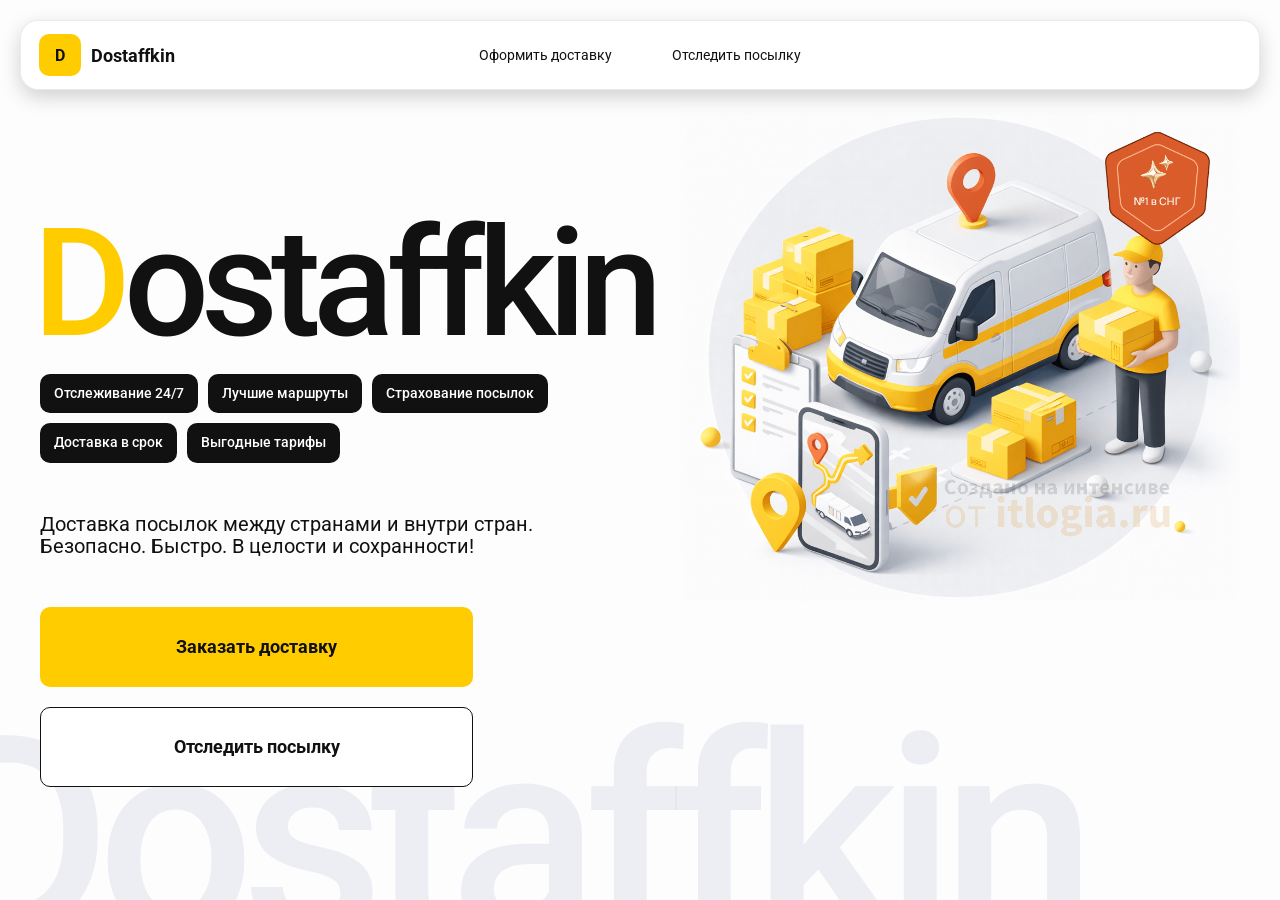
<file: index.html>
<!doctype html>
<html lang="ru">

<head>
    <meta charset="utf-8" />
    <meta name="viewport" content="width=device-width,initial-scale=1,maximum-scale=1,user-scalable=0" />
    <title>Dostaffkin — Доставка посылок между странами и внутри стран. Безопасно. Быстро. В целости и сохранности!
    </title>
    <link rel="stylesheet" href="styles/base.css" />
    <link rel="stylesheet" href="styles/base_adaptive.css" />
    <link rel="stylesheet" href="styles/index.css" />
    <link rel="stylesheet" href="styles/index_adaptive.css" />
</head>

<body>
    <div class="container">
        <header class="header">
            <a class="header-brand" href="./index.html">
                <div class="header-logo">D</div>
                <div class="header-title">Dostaffkin</div>
            </a>
            <nav class="header-menu">
                <a class="header-link" href="./order.html">Оформить <span>доставку</span></a>
                <a class="header-link" href="./track.html">Отследить <span>посылку</span></a>
            </nav>
        </header>
        <main class="main">
            <section class="main-info">
                <div class="main-title">
                    <span>D</span>ostaffkin
                </div>
                <div class="main-features">
                    <div class="main-feature">Отслеживание 24/7</div>
                    <div class="main-feature">Лучшие маршруты</div>
                    <div class="main-feature">Страхование посылок</div>
                    <div class="main-feature">Доставка в срок</div>
                    <div class="main-feature">Выгодные тарифы</div>
                </div>
                <div class="main-description">
                    Доставка посылок между странами и внутри стран.
                    Безопасно. Быстро. В целости и сохранности!
                </div>
                <div class="main-actions">
                    <a class="button" type="button" href="./order.html">Заказать доставку</a>
                    <a class="button button-white" type="button" href="./track.html">Отследить посылку</a>
                </div>
            </section>
            <div class="main-title-ghost">Dostaffkin</div>
            <section class="main-image">
                <img src="images/main-image.png" alt="Main image" />
            </section>
        </main>
    </div>
</body>

</html>
</file>
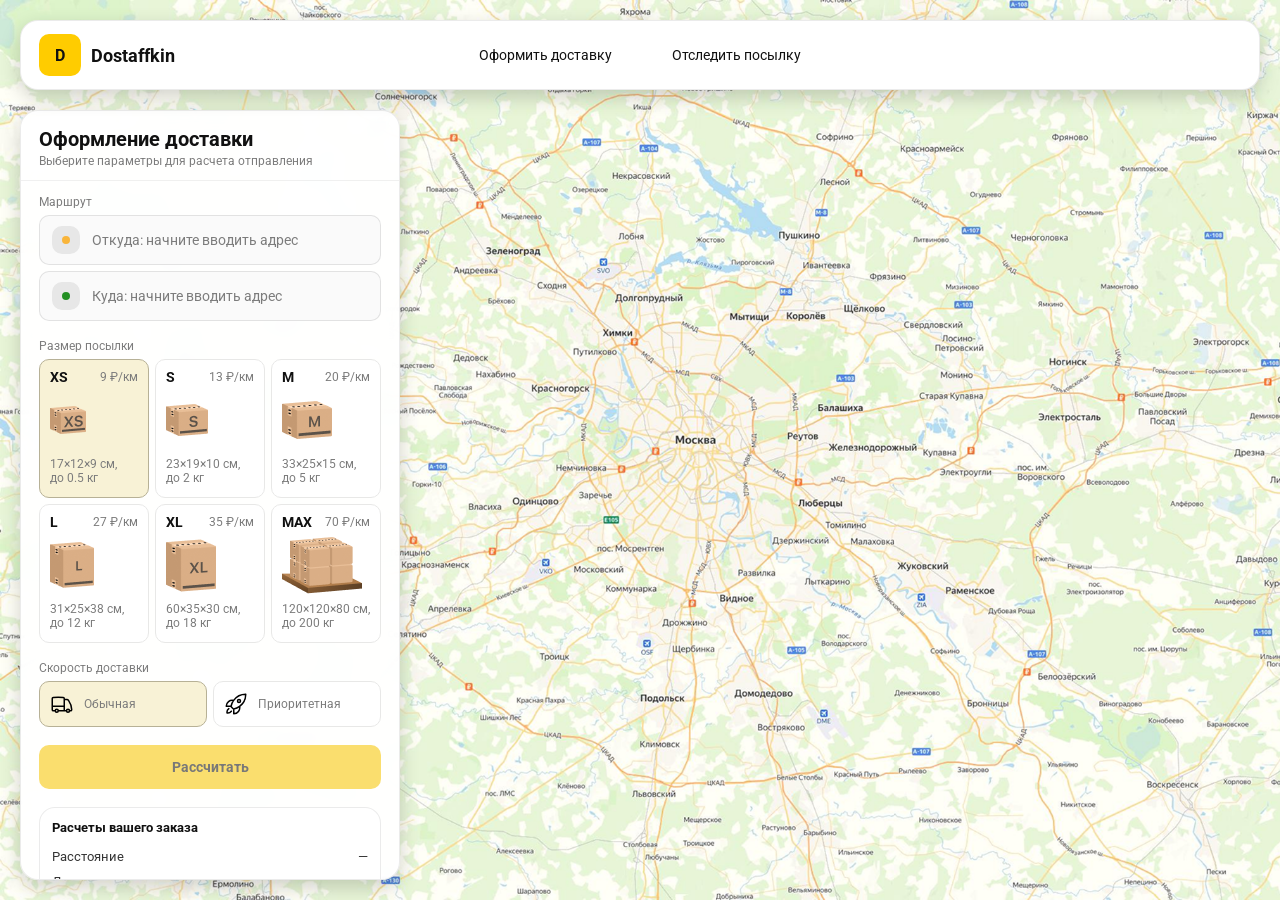
<file: order.html>
<!doctype html>
<html lang="ru">

<head>
    <meta charset="utf-8" />
    <meta name="viewport" content="width=device-width,initial-scale=1,maximum-scale=1,user-scalable=0" />
    <title>Оформление доставки</title>

    <link rel="stylesheet" href="styles/base.css" />
    <link rel="stylesheet" href="styles/base_adaptive.css" />

    <link rel="stylesheet" href="styles/order.css" />
    <link rel="stylesheet" href="styles/order_adaptive.css" />
</head>

<body>
    <div id="map"></div>
    <header class="header">
        <a class="header-brand" href="./index.html">
            <div class="header-logo">D</div>
            <div class="header-title">Dostaffkin</div>
        </a>
        <nav class="header-menu">
            <a class="header-link" href="./order.html">Оформить <span>доставку</span></a>
            <a class="header-link" href="./track.html">Отследить <span>посылку</span></a>
        </nav>
    </header>
    <aside class="main" id="sidebar">
        <div class="main-header">
            <div class="main-title">Оформление доставки</div>
            <div class="main-text">Выберите параметры для расчета отправления</div>
        </div>
        <div class="main-content">
            <div class="main-route">
                <div class="main-block-title">Маршрут</div>
                <div class="main-fields">
                    <div class="main-field" id="fromField">
                        <div class="main-pin"></div>
                        <input id="from" placeholder="Откуда: начните вводить адрес" autocomplete="off" />
                        <div class="main-ac" id="fromAc" role="listbox" aria-label="Подсказки адресов"></div>
                    </div>

                    <div class="main-field" id="toField">
                        <div class="main-pin"></div>
                        <input id="to" placeholder="Куда: начните вводить адрес" autocomplete="off" />
                        <div class="main-ac" id="toAc" role="listbox" aria-label="Подсказки адресов"></div>
                    </div>
                </div>
            </div>
            <div class="main-package">
                <div class="main-block-title">Размер посылки</div>

                <div class="main-sizes">
                    <div class="main-size-card is-active" data-value="xs">
                        <div class="main-size-top">
                            <div class="main-size-label">XS</div>
                            <div class="main-size-rate">9 ₽/км</div>
                        </div>
                        <div class="main-size-media">
                            <img src="images/sizes/xs.png" alt="Короб XS" />
                        </div>
                        <div class="main-size-description">17×12×9 см,<br>до 0.5 кг</div>
                    </div>

                    <div class="main-size-card" data-value="s">
                        <div class="main-size-top">
                            <div class="main-size-label">S</div>
                            <div class="main-size-rate">13 ₽/км</div>
                        </div>
                        <div class="main-size-media">
                            <img src="images/sizes/s.png" alt="Короб S" />
                        </div>
                        <div class="main-size-description">23×19×10 см,<br>до 2 кг</div>
                    </div>

                    <div class="main-size-card" data-value="m">
                        <div class="main-size-top">
                            <div class="main-size-label">M</div>
                            <div class="main-size-rate">20 ₽/км</div>
                        </div>
                        <div class="main-size-media">
                            <img src="images/sizes/m.png" alt="Короб M" />
                        </div>
                        <div class="main-size-description">33×25×15 см,<br>до 5 кг</div>
                    </div>

                    <div class="main-size-card" data-value="l">
                        <div class="main-size-top">
                            <div class="main-size-label">L</div>
                            <div class="main-size-rate">27 ₽/км</div>
                        </div>
                        <div class="main-size-media">
                            <img src="images/sizes/l.png" alt="Короб L" />
                        </div>
                        <div class="main-size-description">31×25×38 см,<br>до 12 кг</div>
                    </div>

                    <div class="main-size-card" data-value="xl">
                        <div class="main-size-top">
                            <div class="main-size-label">XL</div>
                            <div class="main-size-rate">35 ₽/км</div>
                        </div>
                        <div class="main-size-media">
                            <img src="images/sizes/xl.png" alt="Короб XL" />
                        </div>
                        <div class="main-size-description">60×35×30 см,<br>до 18 кг</div>
                    </div>

                    <div class="main-size-card" data-value="max">
                        <div class="main-size-top">
                            <div class="main-size-label">MAX</div>
                            <div class="main-size-rate">70 ₽/км</div>
                        </div>
                        <div class="main-size-media main-size-media-palleta">
                            <img src="images/sizes/max.png" alt="Паллета" />
                        </div>
                        <div class="main-size-description">120×120×80 см,<br>до 200 кг</div>
                    </div>
                </div>
            </div>
            <div class="main-speed">
                <div class="main-block-title">Скорость доставки</div>

                <div class="main-speeds">
                    <div class="main-speed-card is-active" data-value="regular">
                        <img class="main-speed-media" src="images/icons/regular.svg" alt="Regular" />
                        <div class="main-speed-description">Обычная</div>
                    </div>
                    <div class="main-speed-card" data-value="fast">
                        <img class="main-speed-media" src="images/icons/fast.svg" alt="Fast" />
                        <div class="main-speed-description">Приоритетная</div>
                    </div>

                </div>
            </div>
            <div class="main-calculate-block">
                <button id="calc" class="button calculate-button" type="button" disabled>Рассчитать</button>
            </div>
            <div class="main-result" id="result">
                <div class="main-result-title">Расчеты вашего заказа</div>
                <div class="main-result-lines">
                    <div class="main-result-line"><span>Расстояние</span><span id="distanceValue">—</span></div>
                    <div class="main-result-line"><span>Доставим через</span><span id="durationValue">—</span></div>
                    <div class="main-result-line"><span>Тариф</span><span id="rateValue">—</span></div>
                </div>
                <div class="main-price">
                    <div class="main-price-label">Итого</div>
                    <div class="main-price-value" id="totalValue">—</div>
                </div>
            </div>
            <div class="main-order-box">
                <div class="main-order-form" id="orderForm">
                    <div class="main-order-title">Оформление доставки</div>
                    <div class="main-block-info-row">
                        <div class="main-block-title">Контакты</div>
                        <div class="order-fields">
                            <div class="main-field">
                                <input id="customerName" placeholder="Ваше имя" autocomplete="off" />
                            </div>
                            <div class="main-field">
                                <input id="customerPhone" placeholder="Ваш телефон" autocomplete="off"
                                    inputmode="tel" />
                            </div>
                        </div>
                    </div>
                    <div class="main-block-info-row extra-info">
                        <div class="main-block-title">Дополнительная информация</div>
                        <div class="main-field textarea">
                            <textarea id="comment" placeholder="Детали доставки и комментарии"></textarea>
                        </div>
                    </div>
                    <button id="submit" class="button main-submit-request" type="button" disabled>Отправить
                        заявку
                    </button>
                </div>

                <div class="main-order-success" id="orderSuccess">
                    <div class="main-success-icon">✓</div>
                    <div class="main-success-title">Заявка отправлена!</div>
                    <div class="main-success-title">Номер отправления – <span id="orderId"></span></div>
                    <div class="main-success-subtitle">Мы скоро свяжемся с вами</div>
                </div>
            </div>
        </div>
    </aside>
</body>

</html>
</file>
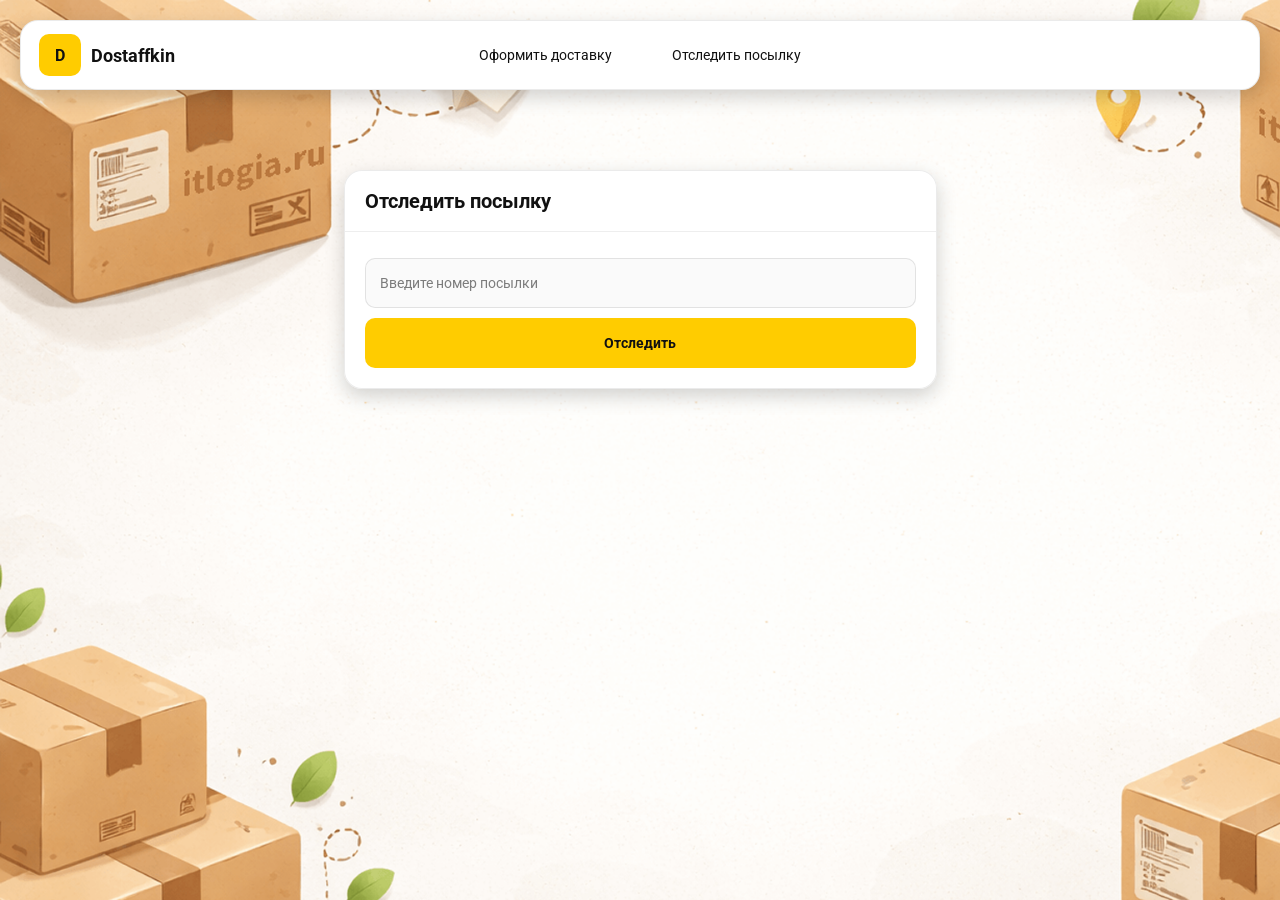
<file: track.html>
<!doctype html>
<html lang="ru">

<head>
    <meta charset="utf-8" />
    <meta name="viewport" content="width=device-width,initial-scale=1,maximum-scale=1,user-scalable=0" />
    <title>Отследить посылку</title>
    <link rel="stylesheet" href="styles/base.css" />
    <link rel="stylesheet" href="styles/base_adaptive.css" />

    <link rel="stylesheet" href="styles/track.css" />
    <link rel="stylesheet" href="styles/track_adaptive.css" />
</head>

<body>
    <header class="header">
        <a class="header-brand" href="./index.html">
            <div class="header-logo">D</div>
            <div class="header-title">Dostaffkin</div>
        </a>
        <nav class="header-menu">
            <a class="header-link" href="./order.html">Оформить <span>доставку</span></a>
            <a class="header-link" href="./track.html">Отследить <span>посылку</span></a>
        </nav>
    </header>
    <div class="container">
        <main class="track-content">
            <section class="track-card track-search">
                <div class="track-title">Отследить посылку</div>
                <div class="track-action">
                    <div class="main-field track-field">
                        <input id="trackNumber" placeholder="Введите номер посылки" autocomplete="off" />
                    </div>
                    <button id="trackButton" class="button track-button" type="button">Отследить</button>
                </div>
            </section>
            <section class="track-card track-result" id="trackResult">
    <div class="track-result-header">
        <div class="track-id" id="trackIdValue"></div>
        <div class="track-routes">
            <div class="track-route">
                <div class="track-route-pin">
                    <svg xmlns="http://www.w3.org/2000/svg" fill="none" viewBox="0 0 24 24" stroke-width="1.5"
                         stroke="orange" class="size-6">
                        <path stroke-linecap="round" stroke-linejoin="round"
                              d="M15 10.5a3 3 0 1 1-6 0 3 3 0 0 1 6 0Z"/>
                        <path stroke-linecap="round" stroke-linejoin="round"
                              d="M19.5 10.5c0 7.142-7.5 11.25-7.5 11.25S4.5 17.642 4.5 10.5a7.5 7.5 0 1 1 15 0Z"/>
                    </svg>
                </div>
                <div class="track-route-address" id="trackFromValue">
                    Откуда: Москва, улица Арбат, 1
                </div>
            </div>
            <div class="track-route track-route-arrow">
                <svg xmlns="http://www.w3.org/2000/svg" fill="none" viewBox="0 0 24 24" stroke-width="1.5"
                     stroke="currentColor" class="size-6">
                    <path stroke-linecap="round" stroke-linejoin="round"
                          d="M19.5 13.5 12 21m0 0-7.5-7.5M12 21V3"/>
                </svg>
            </div>
            <div class="track-route">
                <div class="track-route-pin">
                    <svg xmlns="http://www.w3.org/2000/svg" fill="none" viewBox="0 0 24 24" stroke-width="1.5"
                         stroke="green" class="size-6">
                        <path stroke-linecap="round" stroke-linejoin="round"
                              d="M15 10.5a3 3 0 1 1-6 0 3 3 0 0 1 6 0Z"/>
                        <path stroke-linecap="round" stroke-linejoin="round"
                              d="M19.5 10.5c0 7.142-7.5 11.25-7.5 11.25S4.5 17.642 4.5 10.5a7.5 7.5 0 1 1 15 0Z"/>
                    </svg>
                </div>
                <div class="track-route-address" id="trackToValue">
                    Куда: Минск, проспект Независимости, 58
                </div>
            </div>
        </div>
    </div>
    <div class="track-info">
        <div class="track-status-title">Статус данной посылки:</div>
        <div class="track-status-list" id="trackStatusList">


            <div class="track-status created">
                <img src="images/icons/created.svg" class="track-status-icon" alt="Created">
                <div class="track-status-text">
                    <div class="track-status-text-state">Создан</div>
                    <div class="track-status-text-date">10.01.2026</div>
                </div>
            </div>

            <div class="track-status in-way">
                <img src="images/icons/in-way.svg" class="track-status-icon" alt="In way">
                <div class="track-status-text">
                    <div class="track-status-text-state">В пути: Москва</div>
                    <div class="track-status-text-date">18.01.2026</div>
                </div>
            </div>

            <div class="track-status ready">
                <img src="images/icons/ready.svg" class="track-status-icon" alt="Ready">
                <div class="track-status-text">
                    <div class="track-status-text-state">Готов к выдаче</div>
                    <div class="track-status-text-date">25.01.2026</div>
                </div>
            </div>

            <div class="track-status done">
                <img src="images/icons/done.svg" class="track-status-icon" alt="Done">
                <div class="track-status-text">
                    <div class="track-status-text-state">Вручен</div>
                    <div class="track-status-text-date">27.01.2026</div>
                </div>
            </div>

        </div>
    </div>
</section>
        </main>
        
    </div>
</body>

</html>
</file>
<file: styles/base.css>
*, *::before, *::after {
    box-sizing: border-box;
}
@font-face {
    font-family: "Roboto";
    src: url("../fonts/Roboto-Regular.ttf");
    font-weight: normal;
}

@font-face {
    font-family: "Roboto";
    src: url("../fonts/Roboto-Bold.ttf");
    font-weight: bold;
}

@font-face {
    font-family: "Roboto";
    src: url("../fonts/Roboto-Medium.ttf");
    font-weight: 500;
}
html, body {
    margin: 0;
    color: #111111;
    font-family: "Roboto", sans-serif;
}

body {
    background: #FDFDFD;
}
.header {
    border-radius: 18px;
    box-shadow: 0 7px 20px 0 #0000002E;
    backdrop-filter: blur(10px);
    background: #ffffff;
    left: 20px;
    border: 1px solid rgba(0, 0, 0, 0.08);
    position: fixed;
    right: 20px;
    top: 20px;
    padding: 14px 18px;
    height: 70px;
    display: flex;
    align-items: center;
    z-index: 6;
}
.header-brand {
    display: flex;
    align-items: center;
    text-decoration: none;
    gap: 10px;
}

.header-logo {
    width: 42px;
    height: 42px;
    border-radius: 10px;
    background: #FFCC00;
    display: grid;
    place-items: center;
    font-weight: bold;
    color: #111;
}

.header-title {
    font-size: 18px;
    font-weight: bold;
    color: #111111;
    text-decoration: none;
}
.header-menu {
    display: flex;
    align-items: center;
    gap: 60px;
    margin: 0;
    position: absolute;
    left: 50%;
    transform: translateX(-50%);
}

.header-link {
    font-size: 14px;
    color: #111111;
    text-decoration: none;
}
.button {
    border: 0;
    outline: none;
    height: 44px;
    border-radius: 10px;
    font-size: 14px;
    font-weight: bold;
    cursor: pointer;
    font-family: inherit;
    transition: transform .08s ease, opacity .12s ease;
    background: #ffcc00;
    color: #111111;
    text-align: center;
    text-decoration: none;
}

.button:hover {
    background-color: #E5BC19;
}

.button:disabled {
    cursor: not-allowed;
    background-color: #FADE6E;
    color: #787878;
    transform: none;
}

.button.button-white {
    background: #ffffff;
    border: 1px solid #111111;
}

.button.button-white:hover {
    background: rgb(241 241 241);
}
.main-field {
    display: flex;
    align-items: center;
    margin-top: 6px;
    gap: 10px;
    border: 1px solid #1111111A;
    background: #FAFAFA;
    border-radius: 10px;
    padding: 10px 12px;
    position: relative;
    box-sizing: border-box;
    height: 50px;
}

.main-field.textarea {
    height: auto;
}

.main-pin {
    width: 28px;
    height: 28px;
    border-radius: 10px;
    background: rgba(17, 17, 17, 0.08);
    display: grid;
    place-items: center;
    flex: 0 0 auto;
    position: relative;
}

.main-pin::before {
    content: "";
    width: 8px;
    height: 8px;
    border-radius: 999px;
    background: orange;
    opacity: .75;
    display: block;
}

.main-field:last-child .main-pin::before {
    background: green;
    opacity: .85;
}

input, textarea {
    width: 100%;
    border: 0;
    outline: none;
    background: transparent;
    font-size: 14px;
    color: #111111;
    font-family: inherit;
}

textarea {
    resize: vertical;
    min-height: 72px;
    padding: 2px 0;
}

input::placeholder, textarea::placeholder {
    color: #7C7C7C;
}

.main-field:focus-within {
    border-color: rgba(0, 0, 0, 0.20);
    box-shadow: 0 0 0 4px rgba(255, 204, 0, 0.35);
    background: rgba(255, 255, 255, 0.75);
}
</file>
<file: styles/base_adaptive.css>
@media (max-width: 767px) {
    .header {
        left: 10px;
        right: 10px;
        top: 10px;
    }

    .header-link span {
        display: none;
    }

    .header-menu {
        gap: 20px;
        justify-content: flex-start;
        margin: 0 0 0 30px;
        position: static;
        transform: none;
    }
}

@media (max-width: 420px) {
    .header-title {
        display: none;
    }
}

@media (max-width: 374px) {
    .header-menu {
        gap: 10px;
        margin: 0 0 0 10px;
    }
}
</file>
<file: styles/index.css>
.container {
    overflow: hidden;
    min-height: 100vh;
}

.main {
    padding: 111px 40px 40px;
    position: relative;
    display: flex;
}

.main-info {
    max-width: 840px;
    width: 100%;
    position: relative;
}

.main-title {
    margin-top: 98px;
    font-weight: 500;
    font-size: 200px;
    line-height: 1;
    letter-spacing: -0.05em;
    color: #111111;
    left: -15px;
    position: relative;
}

.main-title span {
    color: #ffcc00;
}
.main-features {
    margin-top: 15px;
    display: flex;
    flex-wrap: wrap;
    gap: 10px;
}

.main-feature {
    background: #111111;
    color: #ffffff;
    padding: 12px 14px;
    font-weight: 500;
    font-size: 14px;
    line-height: 1.1;
    border-radius: 10px;
}
.main-description {
    margin-top: 50px;
    max-width: 500px;
    font-size: 20px;
    line-height: 1.1;
    color: #111111;
}
.main-actions {
    margin-top: 50px;
    display: flex;
    flex-direction: column;
    gap: 20px;
}

.main-actions .button {
    height: 80px;
    width: 433px;
    font-size: 18px;
    font-weight: bold;
    place-items: center;
    display: grid;
}
.main-title-ghost {
    position: absolute;
    z-index: -1;
    left: -70px;
    bottom: -150px;
    font-weight: 500;
    font-size: 278px;
    line-height: 1;
    letter-spacing: -0.05em;
    color: #c3cbdf4d;
}
.main-image {
    width: 1024px;
    top: 100px;
    z-index: -2;
}

.main-image img {
    width: 100%;
    max-width: 1024px;
    height: auto;
    display: block;
}
</file>
<file: styles/index_adaptive.css>
@media (max-width: 1760px) {
    .main-title {
        font-size: 150px;
        left: -7px;
    }

    .main-info {
        max-width: 640px;
    }
}
@media (max-width: 1200px) {
    .main-info {
        max-width: 540px;
    }

    .main {
        padding: 111px 20px 20px;
    }

    .main-title {
        font-size: 120px;
        left: -4px;
    }

    .main-title-ghost {
        font-size: 220px;
    }
}
@media (max-width: 1024px) {
    .main-title {
        margin-top: 30px;
    }

    .main {
        flex-direction: column-reverse;
    }

    .main-image {
        max-width: 350px;
        position: absolute;
        left: 370px;
        top: 370px;
    }

    .main-info {
        max-width: 100%;
    }

    .main-actions {
        gap: 10px;
    }

    .main-actions .button {
        height: 50px;
        font-size: 14px;
        width: auto;
        max-width: 300px;
    }

    .main-description {
        max-width: 350px;
    }
}
@media (max-width: 570px) {
    .main-title {
        font-size: 88px;
    }

    .main-description {
        max-width: 100%
    }

    .main-actions {
       width: 100%;
    }

    .main-actions .button {
        width: 100%;
        max-width: 100%
    }

    .main-image {
        max-width: 650px;
        position: absolute;
        left: 170px;
        top: 70px;
        opacity: 0.2;
    }
}
@media (max-width: 400px) {
    .main-title {
        font-size: 70px;
    }
}
</file>
<file: styles/order.css>
#map {
    background-image: url("../images/order-bg.png");
    background-size: cover;
    position: fixed;
    inset: 0;
}
.main {
    border-radius: 18px;
    box-shadow: 0 7px 20px 0 #0000002E;
    backdrop-filter: blur(10px);
    background: rgba(255, 255, 255, 0.96);
    left: 20px;
    border: 1px solid rgba(0, 0, 0, 0.08);
    position: fixed;
    top: 110px;
    bottom: 20px;
    width: 380px;
    display: flex;
    flex-direction: column;
    overflow: hidden;
    z-index: 5;
}
.main-header {
    padding: 18px 18px 12px 18px;
    border-bottom: 1px solid rgba(0, 0, 0, 0.06);
    display: flex;
    flex-direction: column;
}

.main-title {
    font-size: 20px;
    line-height: 100%;
    font-weight: bold;
}

.main-text {
    font-size: 12px;
    margin-top: 5px;
    color: #7C7C7C;
}
.main-content {
    padding: 14px 18px 18px 18px;
    overflow: auto;
    scrollbar-width: none;
    display: flex;
    flex-direction: column;
    gap: 18px;
    flex: 1;
}
.main-block-title {
    font-size: 12px;
    color: #7C7C7C;
}

.main-route .main-block-title,
.main-package .main-block-title {
    margin-bottom: 6px;
}
.main-sizes {
    display: grid;
    gap: 6px;
    grid-template-columns: repeat(3, 1fr);
}

.main-size-card {
    border: 1px solid #E8E8E7;
    background: #FFFFFF;
    border-radius: 10px;
    padding: 10px;
    cursor: pointer;
    user-select: none;
    transition: transform .08s ease, border-color .12s ease, background .12s ease;
    min-height: 139px;
}

.main-size-card:hover {
    transform: translateY(-1px);
}

.main-size-card.is-active {
    background-color: #F8F2D6;
    border-color: #B7B196;
}

.main-size-top {
    display: flex;
    align-items: center;
    justify-content: space-between;
}

.main-size-label {
    font-weight: bold;
    font-size: 14px;
    color: #111111;
    line-height: 100%;
}

.main-size-rate {
    font-size: 12px;
    color: #7C7C7C;
    line-height: 100%;
}

.main-size-media {
    margin-top: 8px;
    height: 57px;
}

.main-size-description {
    margin-top: 8px;
    font-size: 12px;
    color: #7C7C7C;
    line-height: 1.2;
}
.calculate-button {
    width: 100%;
}
.main-result {
    border: 1px solid rgba(0, 0, 0, 0.08);
    background: rgba(255, 255, 255, 0.75);
    border-radius: 16px;
    padding: 12px;
    line-height: 1.25;
}

.main-result-title {
    font-weight: bold;
    font-size: 13px;
    color: #111111;
    margin-bottom: 13px;
}

.main-result-lines {
    gap: 8px;
    display: flex;
    flex-direction: column;
}

.main-result-line {
    font-size: 13px;
    color: rgba(17, 17, 17, 0.85);
    display: flex;
    justify-content: space-between;
}

.main-price {
    margin-top: 18px;
    padding-top: 10px;
    border-top: 1px dashed rgba(0, 0, 0, 0.12);
    display: flex;
    align-items: baseline;
    justify-content: space-between;
}

.main-price-label {
    font-size: 12px;
    color: rgba(17, 17, 17, 0.55);
}

.main-price-value {
    font-size: 20px;
    font-weight: bold;
    color: #111111;
    letter-spacing: -0.3px;
}
.main-order-box {
    background: #ffffff;
    border: 1px solid #E8E8E7;
    border-radius: 10px;
    padding: 12px;
}

.main-order-title {
    margin-bottom: 8px;
    font-weight: bold;
    font-size: 14px;
    color: #111111;
}

.main-block-info {
    display: flex;
    flex-direction: column;
    gap: 6px;
}

.order-fields {
    display: grid;
    grid-template-columns: 1fr 1fr;
    column-gap: 10px;
    margin-top: 6px;
}

.main-block-info-row.extra-info {
    display: block;
    margin-top: 13px;
}

.main-submit-request {
    width: 100%;
    margin-top: 6px;
}

.main-order-success {
    display: none;
    text-align: center;
    padding: 22px 12px;
    gap: 12px;
}

.main-order-success.is-visible {
    display: flex;
    flex-direction: column;
    align-items: center;
}

.main-success-icon {
    width: 56px;
    height: 56px;
    border-radius: 50%;
    background: #16a34a;
    color: #ffffff;
    display: grid;
    place-items: center;
    font-size: 30px;
}

.main-success-title {
    font-size: 14px;
    font-weight: bold;
    color: #111111;
}

.main-success-subtitle {
    font-size: 12px;
    color: rgba(17, 17, 17, 0.55);
    line-height: 1.3;
}
.main-speed .main-block-title {
    margin-bottom: 6px;
}

.main-speeds {
    display: grid;
    gap: 6px;
    grid-template-columns: repeat(2, 1fr);
}

.main-speed-card {
    border: 1px solid #E8E8E7;
    background: #FFFFFF;
    border-radius: 10px;
    padding: 10px;
    cursor: pointer;
    user-select: none;
    transition: transform .08s ease, border-color .12s ease, background .12s ease;
    display: flex;
    align-items: center;
    gap: 10px;
}

.main-speed-card:hover {
    transform: translateY(-1px);
}

.main-speed-card.is-active {
    background-color: #F8F2D6;
    border-color: #B7B196;
}

.main-speed-description {
    font-size: 12px;
    color: #7C7C7C;
    line-height: 1.2;
}
</file>
<file: styles/order_adaptive.css>
@media (max-width: 767px) {
    .main {
        left: 10px;
        right: 10px;
        top: 50%;
        bottom: 12px;
        width: auto;
        max-width: none;
    }
}

@media (max-width: 420px) {
    .main-sizes {
        grid-template-columns: repeat(2, 1fr);
    }
}
</file>
<file: styles/track.css>
.container {
    background: #F4F4F4 url("../images/track-bg.png");
    background-size: cover;
    min-height: 100vh;
    padding: 170px 0 50px 0;
}
.track-content {
    width: 593px;
    margin: 0 auto;
}
.track-card {
    width: 100%;
    border-radius: 18px;
    box-shadow: 0 7px 20px 0 #0000002E;
    backdrop-filter: blur(10px);
    background: rgba(255, 255, 255, 0.96);
    border: 1px solid rgba(0, 0, 0, 0.08);
}

.track-title {
    font-size: 20px;
    line-height: 100%;
    font-weight: bold;
    border-bottom: 1px solid #EEEEEE;
    padding: 20px;
}

.track-action {
    padding: 20px;
}

.track-button {
    width: 100%;
    height: 50px;
}

.track-field {
    margin-bottom: 10px;
}
.track-result {
    margin-top: 5px;
    display: none;
}

.track-result.is-visible {
    display: block;
}

.track-result-header {
    font-weight: bold;
    font-size: 14px;
    color: #111111;
    padding: 20px;
    border-bottom: 1px solid #EEEEEE;
}

.track-id {
    margin-bottom: 12px;
    font-size: 20px;
}

.track-routes {
    display: flex;
    flex-direction: column;
    gap: 10px;
    font-weight: normal;
}

.track-route {
    display: flex;
    align-items: center;
    gap: 10px;
}

.track-route-pin {
    width: 24px;
    height: 24px;
    flex-shrink: 0;
}

.track-route-arrow {
    padding: 15px 0;
    width: 24px;
    height: 24px;
}

.track-info {
    padding: 20px;
}

.track-status {
    display: flex;
    align-items: center;
    font-size: 12px;
    gap: 10px;
}

.track-status-title {
    font-size: 14px;
    color: #111111;
    margin-bottom: 20px;
}

.track-status-list {
    display: flex;
    flex-direction: column;
    gap: 15px;
}

.track-status-icon {
    width: 40px;
    height: 40px;
    border-radius: 50%;
    background: rgba(17, 17, 17, 0.08);
    display: grid;
    place-items: center;
    flex: 0 0 auto;
}

.track-status.created .track-status-icon {
    background-color: #F1CB00;
}

.track-status.in-way .track-status-icon {
    background-color: #F08A11;
}

.track-status.ready .track-status-icon {
    background-color: #A35D0A;
}

.track-status.done .track-status-icon {
    background-color: #37C93B;
}

.track-status-text {
    display: flex;
    align-items: center;
    justify-content: space-between;
    color: #111111;
    font-size: 12px;
    flex: 1;
}

.track-status-date {
    color: rgba(17, 17, 17, 0.55);
}
</file>
<file: styles/track_adaptive.css>
@media (max-width: 767px) {
    .container {
        padding: 130px 0 50px 0;
    }

    .track-content {
        width: 100%;
        padding-left: 10px;
        padding-right: 10px;
    }

    .track-result-header {
        padding: 20px;
    }
}
</file>
